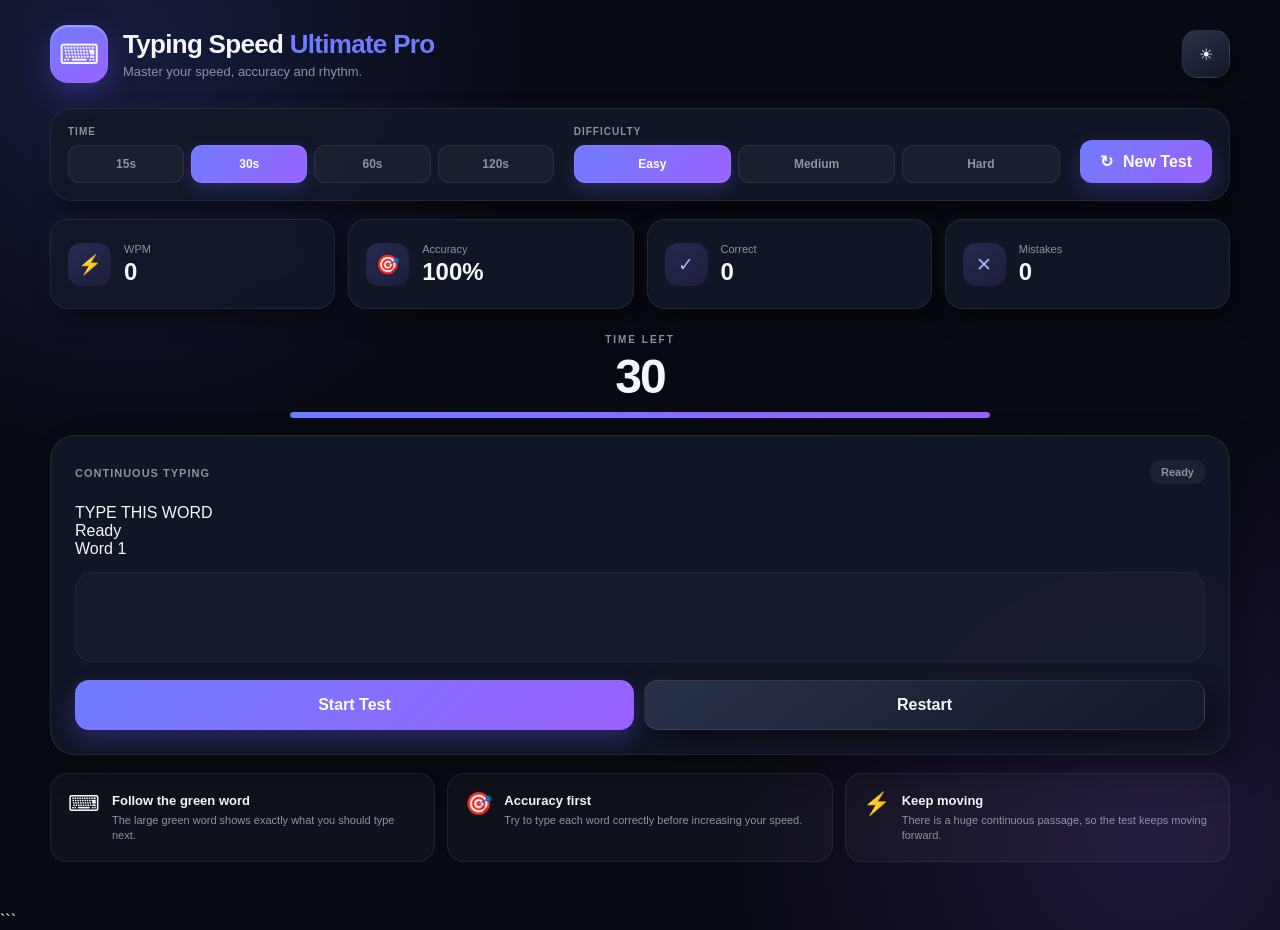
<file: index.html>
<!DOCTYPE html>
<html lang="en">
<head>
<meta charset="UTF-8">
<meta name="viewport" content="width=device-width, initial-scale=1.0">
<title>Typing Speed Ultimate Pro</title>
<link rel="stylesheet" href="style.css">
</head>

<body>

<div class="app">

<header class="topbar">

  <div class="brand-area">

    <div class="logo">⌨</div>

    <div>
      <h1>Typing Speed <span>Ultimate Pro</span></h1>
      <p>Master your speed, accuracy and rhythm.</p>
    </div>

  </div>

  <button id="themeBtn" class="icon-button">
    ☀
  </button>

</header>


<main id="testScreen">

  <!-- SETTINGS -->

  <section class="settings-card">

    <div class="setting-group">

      <label>TIME</label>

      <div class="segmented">

        <button class="time-btn" data-time="15">
          15s
        </button>

        <button class="time-btn active" data-time="30">
          30s
        </button>

        <button class="time-btn" data-time="60">
          60s
        </button>

        <button class="time-btn" data-time="120">
          120s
        </button>

      </div>

    </div>


    <div class="setting-group">

      <label>DIFFICULTY</label>

      <div class="segmented">

        <button class="difficulty-btn active" data-difficulty="easy">
          Easy
        </button>

        <button class="difficulty-btn" data-difficulty="medium">
          Medium
        </button>

        <button class="difficulty-btn" data-difficulty="hard">
          Hard
        </button>

      </div>

    </div>


    <button id="newTestBtn" class="new-test-button">
      <span>↻</span>
      New Test
    </button>

  </section>


  <!-- LIVE STATS -->

  <section class="stats-grid">

    <div class="stat-card">

      <div class="stat-icon">⚡</div>

      <div>
        <span>WPM</span>
        <strong id="wpm">0</strong>
      </div>

    </div>


    <div class="stat-card">

      <div class="stat-icon">🎯</div>

      <div>
        <span>Accuracy</span>
        <strong id="accuracy">100%</strong>
      </div>

    </div>


    <div class="stat-card">

      <div class="stat-icon">✓</div>

      <div>
        <span>Correct</span>
        <strong id="correctChars">0</strong>
      </div>

    </div>


    <div class="stat-card">

      <div class="stat-icon">✕</div>

      <div>
        <span>Mistakes</span>
        <strong id="mistakes">0</strong>
      </div>

    </div>

  </section>


  <!-- TIMER -->

  <section class="timer-area">

    <div class="timer-label">
      TIME LEFT
    </div>

    <div id="timer" class="timer">
      30
    </div>

    <div class="progress-track">

      <div
        id="progressBar"
        class="progress-bar">
      </div>

    </div>

  </section>


  <!-- NEW CONTINUOUS TYPING AREA -->

  <section class="typing-card">

    <div
      id="countdownOverlay"
      class="countdown-overlay hidden">

      <div id="countdownNumber">
        3
      </div>

      <p>Get ready...</p>

    </div>


    <div class="typing-header">

      <div>

        <span class="small-label">
          CONTINUOUS TYPING
        </span>

      </div>

      <div id="statusText" class="status">
        Ready
      </div>

    </div>


    <!-- FOCUS WORD -->

    <div class="focus-word-area">

      <div class="focus-label">
        TYPE THIS WORD
      </div>

      <div
        id="focusWord"
        class="focus-word">
        Ready
      </div>

      <div
        id="wordCounter"
        class="word-counter">
        Word 1
      </div>

    </div>


    <!-- MOVING WORDS -->

    <div
      id="movingText"
      class="moving-text">
    </div>


    <!-- TYPING INPUT -->

    <textarea
      id="typingInput"
      class="typing-input"
      placeholder="Click here and start typing..."
      autocomplete="off"
      autocorrect="off"
      autocapitalize="off"
      spellcheck="false"
      disabled>
    </textarea>


    <div class="typing-actions">

      <button
        id="startBtn"
        class="start-button">
        Start Test
      </button>

      <button
        id="restartBtn"
        class="secondary-button">
        Restart
      </button>

    </div>

  </section>


  <!-- TIPS -->

  <section class="tips-card">

    <div class="tip">

      <span>⌨</span>

      <div>
        <strong>
          Follow the green word
        </strong>

        <p>
          The large green word shows exactly
          what you should type next.
        </p>
      </div>

    </div>


    <div class="tip">

      <span>🎯</span>

      <div>
        <strong>
          Accuracy first
        </strong>

        <p>
          Try to type each word correctly
          before increasing your speed.
        </p>
      </div>

    </div>


    <div class="tip">

      <span>⚡</span>

      <div>
        <strong>
          Keep moving
        </strong>

        <p>
          There is a huge continuous passage,
          so the test keeps moving forward.
        </p>
      </div>

    </div>

  </section>

</main>


<!-- RESULTS -->

<section
  id="resultsScreen"
  class="results-screen hidden">

  <div class="results-card">

    <div class="results-top">

      <div class="trophy">
        🏆
      </div>

      <h2>
        Test Complete!
      </h2>

      <p id="resultMessage">
        Great work!
      </p>

    </div>


    <div class="big-score">

      <span>
        Your Speed
      </span>

      <strong id="finalWpm">
        0
      </strong>

      <small>
        WPM
      </small>

    </div>


    <div class="result-grid">

      <div class="result-stat">

        <span>
          Accuracy
        </span>

        <strong id="finalAccuracy">
          0%
        </strong>

      </div>


      <div class="result-stat">

        <span>
          Correct
        </span>

        <strong id="finalCorrect">
          0
        </strong>

      </div>


      <div class="result-stat">

        <span>
          Mistakes
        </span>

        <strong id="finalMistakes">
          0
        </strong>

      </div>


      <div class="result-stat">

        <span>
          Characters
        </span>

        <strong id="finalCharacters">
          0
        </strong>

      </div>

    </div>


    <div
      id="newRecord"
      class="new-record hidden">

      ⭐ NEW PERSONAL BEST!

    </div>


    <div class="result-actions">

      <button
        id="tryAgainBtn"
        class="start-button">

        Try Again

      </button>


      <button
        id="newPassageBtn"
        class="secondary-button">

        New Passage

      </button>

    </div>

  </div>


  <!-- HISTORY -->

  <div class="history-panel">

    <div class="history-header">

      <div>

        <h3>
          Test History
        </h3>

        <span id="historyCount">
          0 tests
        </span>

      </div>

      <button id="clearHistoryBtn">
        Clear
      </button>

    </div>


    <div
      id="historyList"
      class="history-list">

      <div class="empty-history">
        No tests completed yet.
      </div>

    </div>

  </div>

</section>

</div>


<!-- TOAST -->

<div
  id="toast"
  class="toast">

  Ready

</div>


<script src="script.js"></script>

</body>
</html>
```
</file>
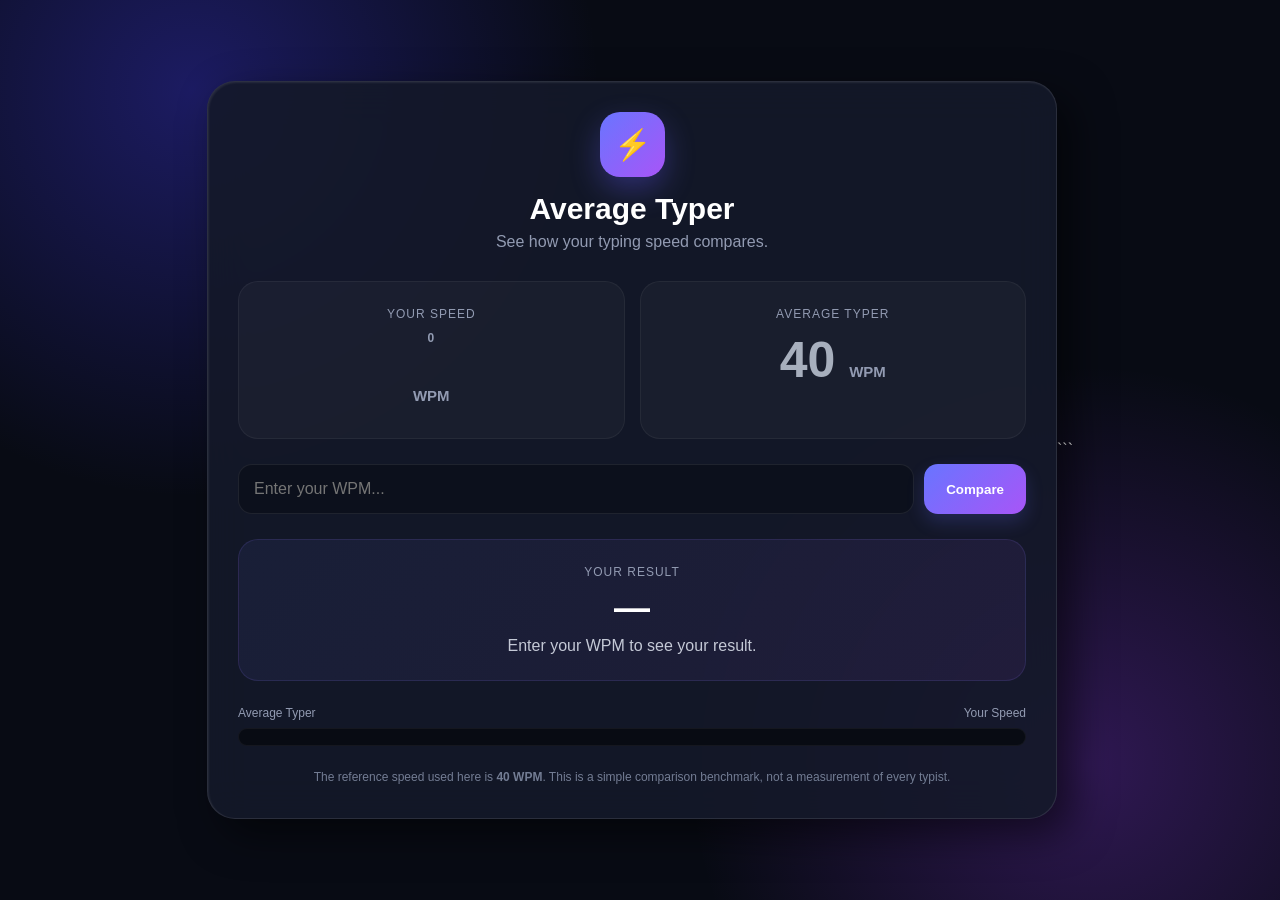
<file: Average-typer/index.html>
<!DOCTYPE html>
<html lang="en">
<head>
<meta charset="UTF-8">
<meta name="viewport" content="width=device-width,initial-scale=1.0">
<title>Average Typer Comparison</title>

<style>
*{
  box-sizing:border-box;
  margin:0;
  padding:0;
}

body{
  min-height:100vh;
  font-family:Arial,Helvetica,sans-serif;
  color:#fff;
  background:
    radial-gradient(circle at 15% 10%,#443cff55,transparent 30%),
    radial-gradient(circle at 85% 85%,#9b3cff44,transparent 30%),
    #080b14;
  display:flex;
  justify-content:center;
  align-items:center;
  padding:25px;
}

.app{
  width:min(850px,100%);
}

.card{
  background:rgba(20,25,42,.9);
  border:1px solid rgba(255,255,255,.1);
  border-radius:28px;
  padding:30px;
  box-shadow:
    15px 15px 40px #0008,
    inset 1px 1px 2px #ffffff15;
  backdrop-filter:blur(20px);
}

.header{
  text-align:center;
  margin-bottom:30px;
}

.logo{
  width:65px;
  height:65px;
  margin:auto;
  border-radius:20px;
  display:flex;
  align-items:center;
  justify-content:center;
  font-size:30px;
  background:linear-gradient(135deg,#6975ff,#a855f7);
  box-shadow:0 12px 30px #675fff55;
}

h1{
  margin-top:15px;
  font-size:30px;
}

.header p{
  color:#929bb2;
  margin-top:7px;
}

.compare{
  display:grid;
  grid-template-columns:1fr 1fr;
  gap:15px;
  margin-bottom:25px;
}

.speed-box{
  padding:25px;
  border-radius:20px;
  background:#ffffff08;
  border:1px solid #ffffff0d;
  text-align:center;
}

.speed-box span{
  display:block;
  color:#929bb2;
  font-size:12px;
  text-transform:uppercase;
  letter-spacing:1px;
  margin-bottom:10px;
}

.speed{
  font-size:50px;
  font-weight:900;
}

.speed small{
  font-size:15px;
  color:#929bb2;
}

.user{
  color:#8c96ff;
}

.average{
  color:#a7afbd;
}

.input-area{
  display:flex;
  gap:10px;
  margin-bottom:25px;
}

input{
  flex:1;
  padding:15px;
  border-radius:14px;
  border:1px solid #ffffff14;
  outline:none;
  background:#0c101c;
  color:white;
  font-size:16px;
}

button{
  border:0;
  border-radius:14px;
  padding:0 22px;
  color:white;
  font-weight:800;
  cursor:pointer;
  background:linear-gradient(135deg,#6875ff,#a855f7);
  box-shadow:0 8px 18px #6570ff33;
  transition:.15s;
}

button:hover{
  transform:translateY(-2px);
}

button:active{
  transform:translateY(3px);
}

.result{
  text-align:center;
  padding:25px;
  border-radius:20px;
  background:linear-gradient(135deg,#6975ff15,#a855f715);
  border:1px solid #8b82ff22;
}

.result-title{
  color:#929bb2;
  font-size:12px;
  text-transform:uppercase;
  letter-spacing:1px;
}

#difference{
  font-size:36px;
  font-weight:900;
  margin:8px 0;
}

#message{
  color:#c4c9d6;
}

.bar-section{
  margin-top:25px;
}

.bar-label{
  display:flex;
  justify-content:space-between;
  color:#929bb2;
  font-size:12px;
  margin-bottom:8px;
}

.bar{
  height:18px;
  border-radius:20px;
  background:#080b13;
  overflow:hidden;
  border:1px solid #ffffff0d;
}

.fill{
  height:100%;
  width:0%;
  border-radius:inherit;
  background:linear-gradient(90deg,#6875ff,#a855f7);
  transition:width .7s ease;
}

.info{
  margin-top:22px;
  text-align:center;
  color:#737d94;
  font-size:12px;
  line-height:1.6;
}

@media(max-width:600px){

  .card{
    padding:20px;
  }

  .compare{
    grid-template-columns:1fr;
  }

  .input-area{
    flex-direction:column;
  }

  button{
    height:48px;
  }

  h1{
    font-size:25px;
  }
}
</style>
</head>

<body>

<div class="app">

  <div class="card">

    <div class="header">

      <div class="logo">⚡</div>

      <h1>Average Typer</h1>

      <p>See how your typing speed compares.</p>

    </div>


    <div class="compare">

      <div class="speed-box">

        <span>Your Speed</span>

        <div class="speed user">
          <span id="yourSpeed">0</span>
          <small>WPM</small>
        </div>

      </div>


      <div class="speed-box">

        <span>Average Typer</span>

        <div class="speed average">
          40
          <small>WPM</small>
        </div>

      </div>

    </div>


    <div class="input-area">

      <input
        id="wpmInput"
        type="number"
        min="0"
        max="300"
        placeholder="Enter your WPM..."
      >

      <button id="compareBtn">
        Compare
      </button>

    </div>


    <div class="result">

      <div class="result-title">
        Your Result
      </div>

      <div id="difference">
        —
      </div>

      <div id="message">
        Enter your WPM to see your result.
      </div>

    </div>


    <div class="bar-section">

      <div class="bar-label">

        <span>Average Typer</span>

        <span>Your Speed</span>

      </div>

      <div class="bar">

        <div
          id="speedFill"
          class="fill"
        ></div>

      </div>

    </div>


    <div class="info">

      The reference speed used here is
      <strong>40 WPM</strong>.
      This is a simple comparison benchmark,
      not a measurement of every typist.

    </div>

  </div>

</div>


<script>

const AVERAGE_WPM = 40;

const input =
  document.getElementById("wpmInput");

const compareBtn =
  document.getElementById("compareBtn");

const yourSpeed =
  document.getElementById("yourSpeed");

const difference =
  document.getElementById("difference");

const message =
  document.getElementById("message");

const speedFill =
  document.getElementById("speedFill");


function compareSpeed(){

  const wpm =
    Number(input.value);

  if(
    !Number.isFinite(wpm) ||
    wpm < 0
  ){

    difference.textContent = "—";

    message.textContent =
      "Enter a valid WPM.";

    speedFill.style.width = "0%";

    return;
  }


  yourSpeed.textContent =
    Math.round(wpm);


  const diff =
    wpm - AVERAGE_WPM;


  const percentage =
    Math.round(
      (wpm / AVERAGE_WPM) * 100
    );


  if(wpm === AVERAGE_WPM){

    difference.textContent =
      "Exactly Average";

    message.textContent =
      "Your speed is right around the average benchmark.";

  }

  else if(wpm > AVERAGE_WPM){

    difference.textContent =
      `+${Math.round(diff)} WPM`;

    message.textContent =
      `You are ${percentage}% of the average benchmark — faster than average!`;

  }

  else{

    difference.textContent =
      `${Math.round(diff)} WPM`;

    message.textContent =
      `You are ${percentage}% of the average benchmark. Keep practicing!`;

  }


  const barPercent =
    Math.min(
      (wpm / 100) * 100,
      100
    );

  speedFill.style.width =
    `${barPercent}%`;

}


/*
  Try to automatically read the
  personal best from Typing Speed Pro.
*/

const savedBest =
  Number(
    localStorage.getItem(
      "typingPersonalBest"
    ) || 0
  );


if(savedBest > 0){

  input.value =
    savedBest;

  compareSpeed();

}


compareBtn.addEventListener(
  "click",
  compareSpeed
);


input.addEventListener(
  "keydown",
  function(event){

    if(event.key === "Enter"){

      compareSpeed();

    }

  }
);

</script>

</body>
</html>
```
</file>
<file: style.css>
* {
  box-sizing: border-box;
  margin: 0;
  padding: 0;
}

:root {
  --bg: #070a12;
  --card: rgba(19, 24, 39, 0.88);
  --card2: rgba(27, 34, 54, 0.9);
  --text: #f5f7ff;
  --muted: #8993aa;

  --accent: #6f7cff;
  --accent2: #9a62ff;

  --green: #42d98b;
  --red: #ff5c70;

  --border: rgba(255,255,255,0.08);

  --button:
    linear-gradient(
      145deg,
      #293149,
      #131827
    );

  --shadow:
    10px 10px 25px rgba(0,0,0,0.4),
    -5px -5px 14px rgba(255,255,255,0.025);
}

body.light {
  --bg: #e9edf6;
  --card: rgba(255,255,255,0.88);
  --card2: #ffffff;
  --text: #171b28;
  --muted: #667087;

  --button:
    linear-gradient(
      145deg,
      #ffffff,
      #dce2ed
    );

  --border: rgba(0,0,0,0.08);

  --shadow:
    8px 8px 20px rgba(80,90,110,0.2),
    -6px -6px 15px rgba(255,255,255,0.9);
}

html,
body {
  min-height: 100%;
}

body {
  min-height: 100vh;

  background:
    radial-gradient(
      circle at 10% 5%,
      rgba(93,108,255,0.18),
      transparent 28%
    ),
    radial-gradient(
      circle at 90% 90%,
      rgba(154,80,255,0.16),
      transparent 30%
    ),
    var(--bg);

  color: var(--text);

  font-family:
    Inter,
    -apple-system,
    BlinkMacSystemFont,
    "Segoe UI",
    Arial,
    sans-serif;

  transition:
    background 0.3s,
    color 0.3s;
}

button,
textarea {
  font: inherit;
}

button {
  cursor: pointer;
  border: none;
}

.hidden {
  display: none !important;
}


/* =========================================
   APP
   ========================================= */

.app {
  width: min(1180px, 94%);
  margin: auto;
  padding: 25px 0 50px;
}


/* =========================================
   HEADER
   ========================================= */

.topbar {
  display: flex;
  justify-content: space-between;
  align-items: center;
  margin-bottom: 25px;
}

.brand-area {
  display: flex;
  align-items: center;
  gap: 15px;
}

.logo {
  width: 58px;
  height: 58px;

  display: flex;
  align-items: center;
  justify-content: center;

  border-radius: 18px;

  background:
    linear-gradient(
      145deg,
      var(--accent),
      var(--accent2)
    );

  box-shadow:
    0 12px 30px rgba(104,90,255,0.3),
    inset 0 2px 2px rgba(255,255,255,0.3);

  font-size: 28px;
}

h1 {
  font-size: 26px;
  letter-spacing: -0.7px;
}

h1 span {
  color: var(--accent);
}

.brand-area p {
  color: var(--muted);
  font-size: 13px;
  margin-top: 4px;
}

.icon-button {
  width: 48px;
  height: 48px;

  border-radius: 15px;

  background: var(--button);
  color: var(--text);

  box-shadow: var(--shadow);

  border: 1px solid var(--border);

  transition: 0.15s;
}

.icon-button:hover {
  transform: translateY(-2px);
}

.icon-button:active {
  transform: translateY(4px) scale(0.96);
}


/* =========================================
   SETTINGS
   ========================================= */

.settings-card {
  padding: 17px;

  display: flex;
  align-items: end;
  gap: 20px;

  background: var(--card);

  border: 1px solid var(--border);

  border-radius: 22px;

  box-shadow: var(--shadow);

  backdrop-filter: blur(20px);

  margin-bottom: 18px;
}

.setting-group {
  flex: 1;
}

.setting-group label {
  display: block;

  font-size: 10px;
  font-weight: 800;

  color: var(--muted);

  letter-spacing: 1px;

  margin-bottom: 8px;
}

.segmented {
  display: flex;
  gap: 7px;
}

.segmented button {
  flex: 1;

  padding: 11px 13px;

  border-radius: 11px;

  color: var(--muted);

  background: rgba(255,255,255,0.04);

  border: 1px solid var(--border);

  font-size: 12px;
  font-weight: 700;

  transition: 0.15s;
}

.segmented button:hover {
  transform: translateY(-1px);
}

.segmented button.active {
  color: white;

  background:
    linear-gradient(
      135deg,
      var(--accent),
      var(--accent2)
    );

  box-shadow:
    0 6px 16px rgba(106,96,255,0.25);
}

.new-test-button {
  height: 43px;

  padding: 0 20px;

  border-radius: 12px;

  color: white;

  background:
    linear-gradient(
      135deg,
      var(--accent),
      var(--accent2)
    );

  font-weight: 800;

  box-shadow:
    0 8px 20px rgba(105,91,255,0.25);

  transition: 0.15s;
}

.new-test-button span {
  margin-right: 6px;
}

.new-test-button:hover {
  transform: translateY(-2px);
}

.new-test-button:active {
  transform: translateY(3px);
}


/* =========================================
   STATS
   ========================================= */

.stats-grid {
  display: grid;

  grid-template-columns:
    repeat(4, 1fr);

  gap: 13px;

  margin-bottom: 18px;
}

.stat-card {
  min-height: 90px;

  display: flex;
  align-items: center;

  gap: 13px;

  padding: 17px;

  border-radius: 18px;

  background: var(--card);

  border: 1px solid var(--border);

  box-shadow: var(--shadow);

  backdrop-filter: blur(15px);
}

.stat-icon {
  width: 43px;
  height: 43px;

  border-radius: 13px;

  display: flex;
  justify-content: center;
  align-items: center;

  background:
    linear-gradient(
      145deg,
      rgba(111,124,255,0.2),
      rgba(154,98,255,0.1)
    );

  color: #aab2ff;

  font-size: 19px;
}

.stat-card span {
  display: block;

  color: var(--muted);

  font-size: 11px;

  margin-bottom: 3px;
}

.stat-card strong {
  font-size: 24px;
}


/* =========================================
   TIMER
   ========================================= */

.timer-area {
  text-align: center;

  margin: 25px 0 17px;
}

.timer-label {
  color: var(--muted);

  font-size: 10px;

  font-weight: 800;

  letter-spacing: 2px;
}

.timer {
  font-size: 48px;

  font-weight: 900;

  margin-top: 4px;

  letter-spacing: -2px;
}

.progress-track {
  height: 6px;

  width: 100%;

  max-width: 700px;

  margin: 8px auto 0;

  background: rgba(255,255,255,0.07);

  border-radius: 20px;

  overflow: hidden;
}

.progress-bar {
  width: 100%;
  height: 100%;

  border-radius: inherit;

  background:
    linear-gradient(
      90deg,
      var(--accent),
      var(--accent2)
    );

  transition: width 0.2s linear;
}


/* =========================================
   TYPING CARD
   ========================================= */

.typing-card {
  position: relative;

  padding: 24px;

  border-radius: 25px;

  background: var(--card);

  border: 1px solid var(--border);

  box-shadow:
    15px 15px 35px rgba(0,0,0,0.3),
    inset 0 1px 1px rgba(255,255,255,0.03);

  backdrop-filter: blur(25px);
}

.typing-header {
  display: flex;

  justify-content: space-between;

  align-items: center;

  margin-bottom: 20px;
}

.small-label {
  color: var(--muted);

  font-size: 11px;

  font-weight: 800;

  letter-spacing: 1px;
}

.status {
  padding: 6px 11px;

  border-radius: 10px;

  background: rgba(255,255,255,0.05);

  color: var(--muted);

  font-size: 11px;

  font-weight: 700;
}


/* =========================================
   TEXT
   ========================================= */

.text-display {
  min-height: 150px;

  padding: 25px;

  border-radius: 18px;

  background:
    linear-gradient(
      145deg,
      rgba(8,11,20,0.75),
      rgba(22,27,43,0.75)
    );

  border: 1px solid var(--border);

  color: #9da6bd;

  font-size: 22px;

  line-height: 1.8;

  letter-spacing: 0.2px;

  user-select: none;
}

body.light .text-display {
  background: #f1f4f9;
}

.char.correct {
  color: var(--green);
}

.char.incorrect {
  color: var(--red);

  background: rgba(255,92,112,0.12);

  border-radius: 3px;
}

.char.current {
  border-left: 2px solid var(--accent);

  animation:
    cursorBlink 0.8s infinite;
}

@keyframes cursorBlink {

  0%,
  100% {
    border-color: var(--accent);
  }

  50% {
    border-color: transparent;
  }

}


/* =========================================
   INPUT
   ========================================= */

.typing-input {
  width: 100%;

  min-height: 90px;

  resize: none;

  margin-top: 14px;

  padding: 17px;

  border-radius: 17px;

  border: 1px solid var(--border);

  outline: none;

  background: rgba(255,255,255,0.04);

  color: var(--text);

  font-size: 17px;

  line-height: 1.5;

  transition: 0.2s;
}

.typing-input:focus {
  border-color: rgba(111,124,255,0.5);

  box-shadow:
    0 0 0 4px rgba(111,124,255,0.08);
}

.typing-input:disabled {
  opacity: 0.6;

  cursor: not-allowed;
}


/* =========================================
   ACTION BUTTONS
   ========================================= */

.typing-actions {
  display: flex;

  gap: 10px;

  margin-top: 14px;
}

.start-button,
.secondary-button {
  flex: 1;

  padding: 15px;

  border-radius: 14px;

  font-weight: 800;

  transition: 0.13s;
}

.start-button {
  color: white;

  background:
    linear-gradient(
      135deg,
      var(--accent),
      var(--accent2)
    );

  box-shadow:
    0 9px 22px rgba(100,85,255,0.3);
}

.start-button:hover {
  transform: translateY(-2px);
}

.start-button:active {
  transform: translateY(4px);

  box-shadow:
    0 3px 8px rgba(100,85,255,0.2);
}

.secondary-button {
  color: var(--text);

  background: var(--button);

  border: 1px solid var(--border);

  box-shadow: var(--shadow);
}

.secondary-button:hover {
  transform: translateY(-2px);
}

.secondary-button:active {
  transform: translateY(4px);
}


/* =========================================
   COUNTDOWN
   ========================================= */

.countdown-overlay {
  position: absolute;

  inset: 0;

  z-index: 20;

  border-radius: 25px;

  display: flex;

  flex-direction: column;

  justify-content: center;

  align-items: center;

  background:
    rgba(6,9,17,0.9);

  backdrop-filter: blur(10px);
}

.countdown-overlay div {
  font-size: 90px;

  font-weight: 900;

  background:
    linear-gradient(
      135deg,
      #8993ff,
      #bb82ff
    );

  -webkit-background-clip: text;
  background-clip: text;

  color: transparent;

  animation: countdownPop 0.8s;
}

.countdown-overlay p {
  color: var(--muted);

  font-weight: 700;
}

@keyframes countdownPop {

  0% {
    transform: scale(0.5);
    opacity: 0;
  }

  70% {
    transform: scale(1.15);
    opacity: 1;
  }

  100% {
    transform: scale(1);
  }

}


/* =========================================
   TIPS
   ========================================= */

.tips-card {
  display: grid;

  grid-template-columns:
    repeat(3, 1fr);

  gap: 12px;

  margin-top: 18px;
}

.tip {
  display: flex;

  gap: 12px;

  padding: 17px;

  border-radius: 17px;

  background: rgba(255,255,255,0.035);

  border: 1px solid var(--border);
}

.tip > span {
  font-size: 22px;
}

.tip strong {
  font-size: 13px;
}

.tip p {
  color: var(--muted);

  font-size: 11px;

  line-height: 1.4;

  margin-top: 4px;
}


/* =========================================
   RESULTS
   ========================================= */

.results-screen {
  display: grid;

  grid-template-columns:
    minmax(0, 1fr)
    330px;

  gap: 18px;
}

.results-card,
.history-panel {
  background: var(--card);

  border: 1px solid var(--border);

  border-radius: 25px;

  box-shadow: var(--shadow);

  backdrop-filter: blur(20px);
}

.results-card {
  padding: 30px;

  text-align: center;
}

.results-top .trophy {
  font-size: 48px;

  margin-bottom: 5px;
}

.results-top h2 {
  font-size: 30px;
}

.results-top p {
  color: var(--muted);

  margin-top: 5px;
}

.big-score {
  margin: 30px 0;

  padding: 25px;

  border-radius: 20px;

  background:
    linear-gradient(
      145deg,
      rgba(111,124,255,0.14),
      rgba(154,98,255,0.08)
    );

  border: 1px solid rgba(111,124,255,0.18);
}

.big-score span,
.big-score small {
  display: block;

  color: var(--muted);

  font-size: 12px;
}

.big-score strong {
  display: inline-block;

  font-size: 78px;

  line-height: 1;

  margin: 10px 5px;

  background:
    linear-gradient(
      135deg,
      #8993ff,
      #c17fff
    );

  -webkit-background-clip: text;
  background-clip: text;

  color: transparent;
}

.result-grid {
  display: grid;

  grid-template-columns:
    repeat(2, 1fr);

  gap: 10px;
}

.result-stat {
  padding: 17px;

  border-radius: 15px;

  background: rgba(255,255,255,0.035);

  border: 1px solid var(--border);
}

.result-stat span {
  display: block;

  color: var(--muted);

  font-size: 11px;
}

.result-stat strong {
  display: block;

  margin-top: 4px;

  font-size: 22px;
}

.new-record {
  margin: 18px 0;

  padding: 13px;

  border-radius: 13px;

  background:
    rgba(66,217,139,0.1);

  border: 1px solid rgba(66,217,139,0.25);

  color: var(--green);

  font-weight: 900;
}

.result-actions {
  display: flex;

  gap: 10px;

  margin-top: 20px;
}


/* =========================================
   HISTORY
   ========================================= */

.history-panel {
  padding: 20px;

  max-height: 650px;

  display: flex;

  flex-direction: column;
}

.history-header {
  display: flex;

  justify-content: space-between;

  align-items: center;

  padding-bottom: 15px;

  border-bottom: 1px solid var(--border);
}

.history-header h3 {
  font-size: 18px;
}

.history-header span {
  display: block;

  color: var(--muted);

  font-size: 11px;

  margin-top: 3px;
}

.history-header button {
  color: var(--red);

  background: transparent;

  font-size: 11px;

  font-weight: 800;
}

.history-list {
  overflow-y: auto;

  padding-top: 12px;
}

.history-item {
  padding: 13px;

  margin-bottom: 9px;

  border-radius: 14px;

  background: rgba(255,255,255,0.035);

  border: 1px solid var(--border);
}

.history-item-top {
  display: flex;

  justify-content: space-between;

  align-items: center;
}

.history-wpm {
  font-size: 20px;

  font-weight: 900;

  color: var(--accent);
}

.history-date {
  color: var(--muted);

  font-size: 9px;
}

.history-details {
  display: flex;

  gap: 10px;

  color: var(--muted);

  font-size: 10px;

  margin-top: 5px;
}

.empty-history {
  padding: 40px 10px;

  text-align: center;

  color: var(--muted);

  font-size: 12px;
}


/* =========================================
   TOAST
   ========================================= */

.toast {
  position: fixed;

  left: 50%;
  bottom: 25px;

  transform:
    translate(-50%, 100px);

  padding: 12px 19px;

  border-radius: 13px;

  background: #171d2d;

  color: white;

  box-shadow:
    0 12px 30px rgba(0,0,0,0.4);

  opacity: 0;

  pointer-events: none;

  transition: 0.3s;

  z-index: 100;
}

.toast.show {
  transform:
    translate(-50%, 0);

  opacity: 1;
}


/* =========================================
   RESPONSIVE
   ========================================= */

@media (max-width: 850px) {

  .settings-card {
    flex-direction: column;

    align-items: stretch;
  }

  .stats-grid {
    grid-template-columns:
      repeat(2, 1fr);
  }

  .tips-card {
    grid-template-columns: 1fr;
  }

  .results-screen {
    grid-template-columns: 1fr;
  }

  .history-panel {
    max-height: 450px;
  }

}


@media (max-width: 550px) {

  .app {
    width: 95%;
    padding-top: 14px;
  }

  h1 {
    font-size: 20px;
  }

  .logo {
    width: 48px;
    height: 48px;
    font-size: 23px;
  }

  .typing-card {
    padding: 15px;
  }

  .text-display {
    padding: 17px;

    font-size: 17px;

    line-height: 1.75;
  }

  .stats-grid {
    gap: 8px;
  }

  .stat-card {
    padding: 12px;
  }

  .stat-card strong {
    font-size: 20px;
  }

  .segmented {
    flex-wrap: wrap;
  }

  .segmented button {
    min-width: 45px;
  }

  .result-actions {
    flex-direction: column;
  }

}
</file>
